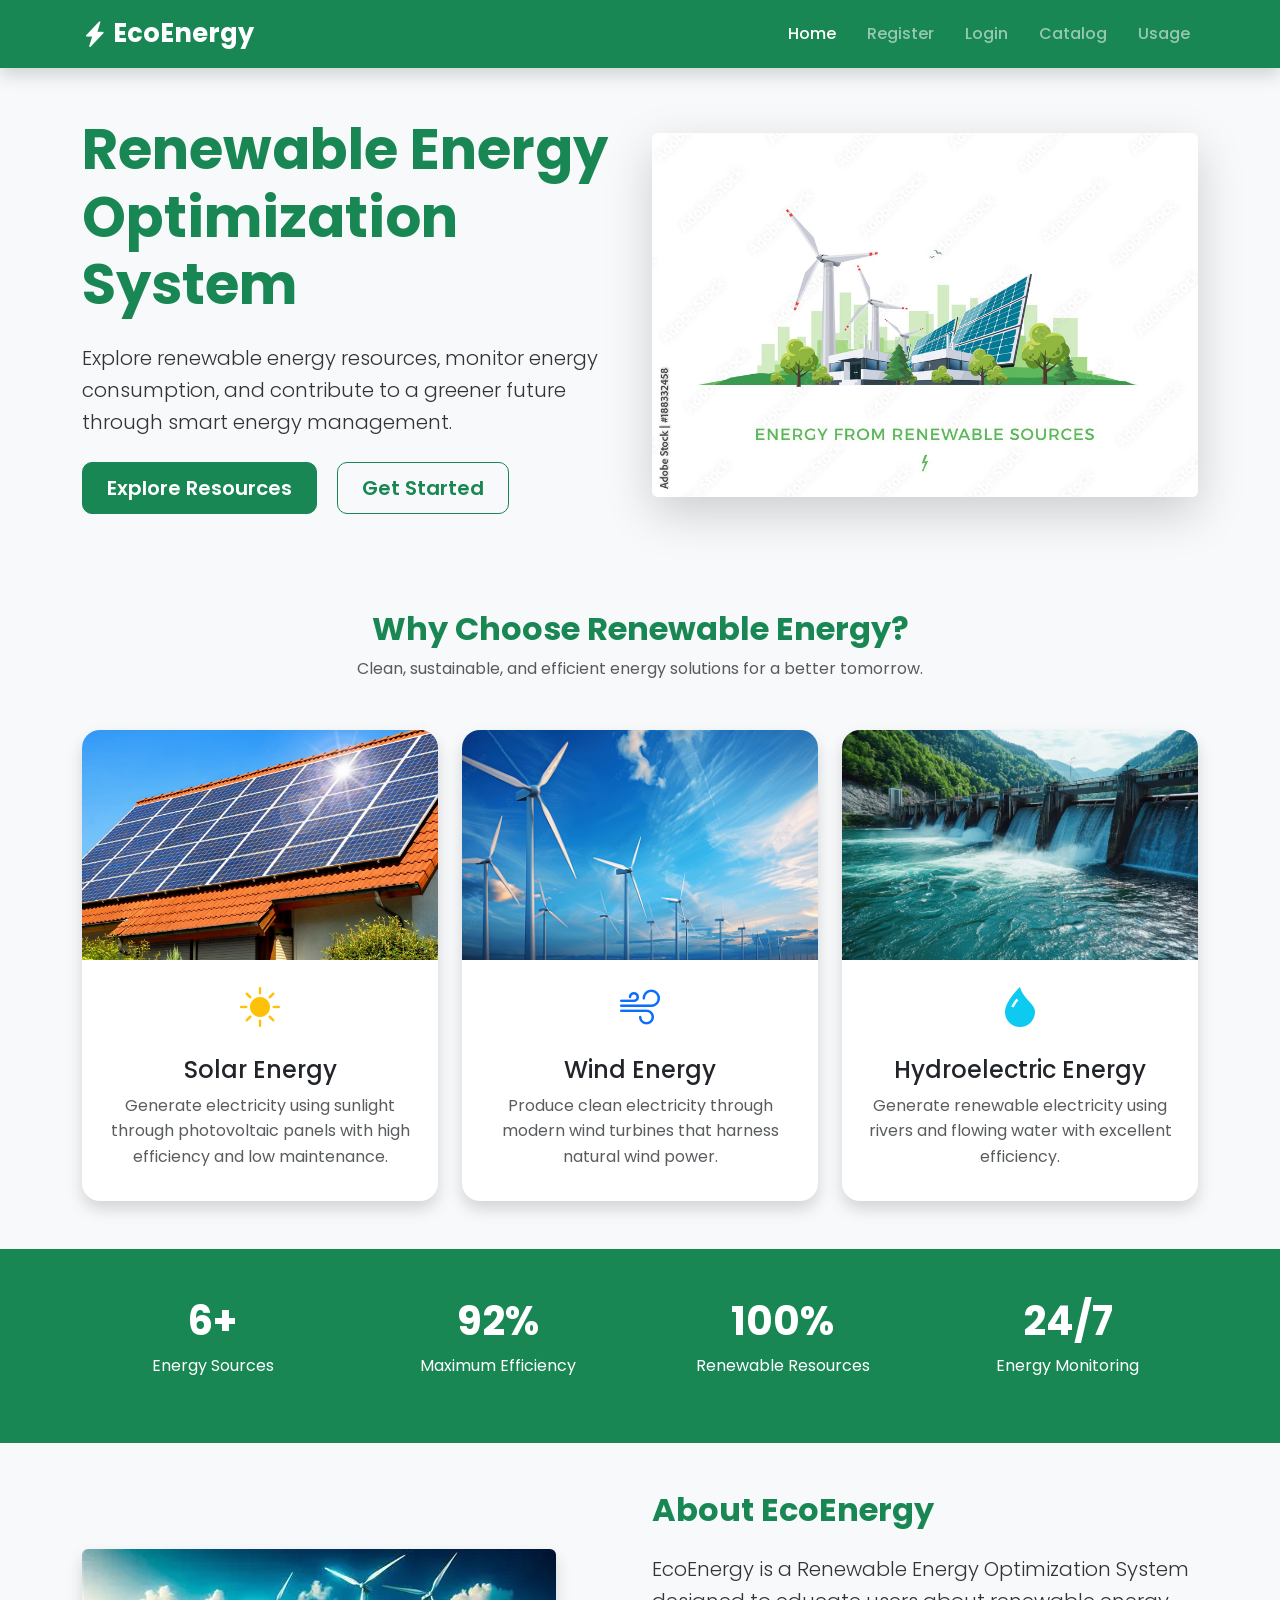
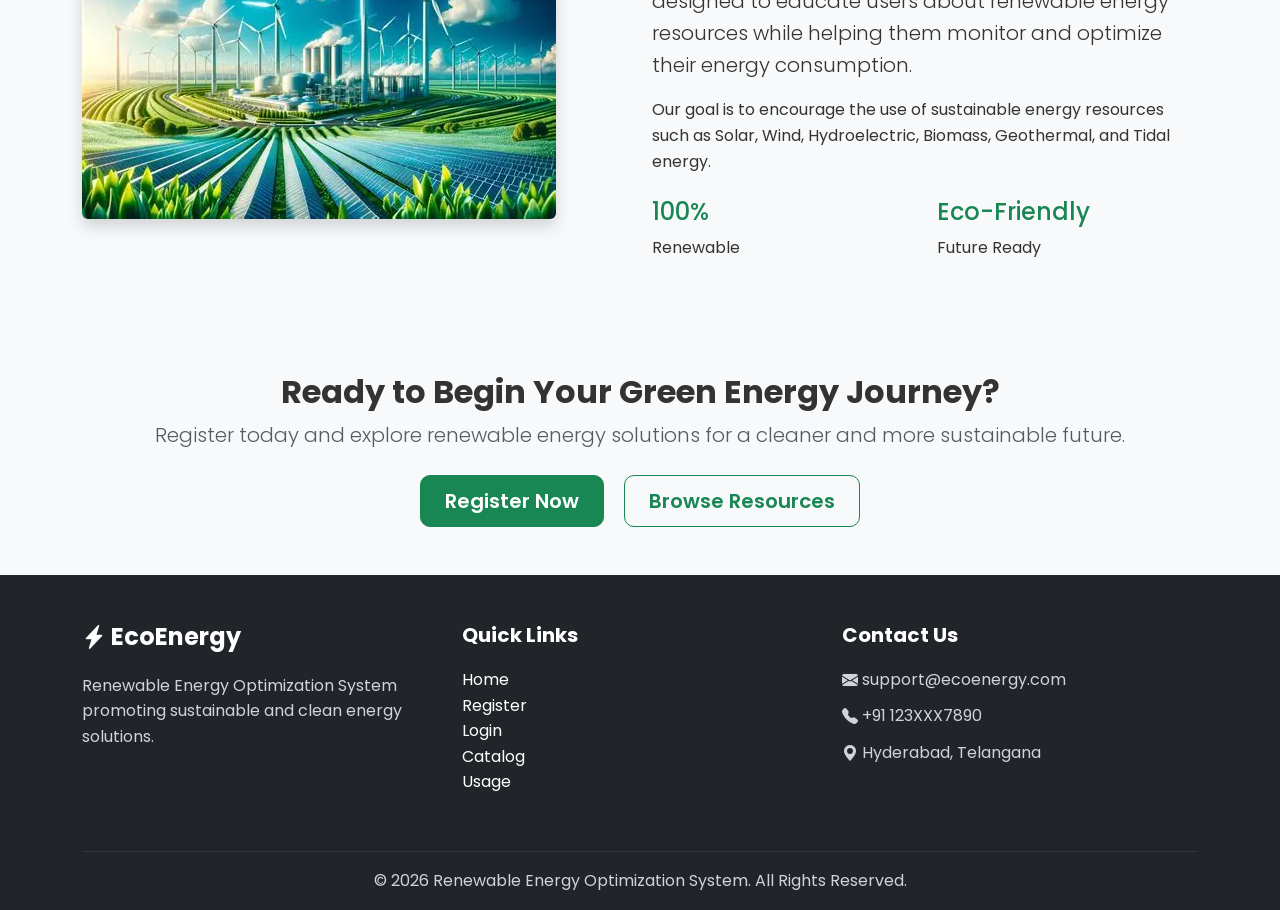
<file: index.html>
<!DOCTYPE html>
<html lang="en">

<head>
    <meta charset="UTF-8">
    <meta name="viewport" content="width=device-width, initial-scale=1.0">
    <title>Renewable Energy Optimization System</title>

    <!-- Bootstrap CSS -->
    <link href="https://cdn.jsdelivr.net/npm/bootstrap@5.3.7/dist/css/bootstrap.min.css" rel="stylesheet">

    <!-- Bootstrap Icons -->
    <link rel="stylesheet"
        href="https://cdn.jsdelivr.net/npm/bootstrap-icons@1.13.1/font/bootstrap-icons.min.css">

    <!-- Custom CSS -->
    <link rel="stylesheet" href="css/style.css">
</head>

<body>

<!-- ================= NAVBAR ================= -->

<nav class="navbar navbar-expand-lg navbar-dark bg-success shadow sticky-top">

    <div class="container">

        <a class="navbar-brand fw-bold" href="index.html">
            <i class="bi bi-lightning-charge-fill"></i>
            EcoEnergy
        </a>

        <button class="navbar-toggler"
                type="button"
                data-bs-toggle="collapse"
                data-bs-target="#navbarNav">

            <span class="navbar-toggler-icon"></span>

        </button>

        <div class="collapse navbar-collapse"
             id="navbarNav">

            <ul class="navbar-nav ms-auto">

                <li class="nav-item">

                    <a class="nav-link active"
                       href="index.html">

                        Home

                    </a>

                </li>

                <li class="nav-item">

                    <a class="nav-link"
                       href="register.html">

                        Register

                    </a>

                </li>

                <li class="nav-item">

                    <a class="nav-link"
                       href="login.html">

                        Login

                    </a>

                </li>

                <li class="nav-item">

                    <a class="nav-link"
                       href="catalog.html">

                        Catalog

                    </a>

                </li>

                <li class="nav-item">

                    <a class="nav-link"
                       href="usage.html">

                        Usage

                    </a>

                </li>

            </ul>

        </div>

    </div>

</nav>

<!-- ================= HERO ================= -->

<section class="bg-light py-5">

    <div class="container">

        <div class="row align-items-center">

            <div class="col-lg-6">

                <h1 class="display-4 fw-bold text-success">

                    Renewable Energy
                    Optimization System

                </h1>

                <p class="lead mt-4">

                    Explore renewable energy resources,
                    monitor energy consumption,
                    and contribute to a greener
                    future through smart energy
                    management.

                </p>

                <div class="mt-4">

                    <a href="catalog.html"
                       class="btn btn-success btn-lg me-3">

                        Explore Resources

                    </a>

                    <a href="register.html"
                       class="btn btn-outline-success btn-lg">

                        Get Started

                    </a>

                </div>

            </div>

            <div class="col-lg-6 text-center">

                <img src="images/renewable.jpg"
                     class="img-fluid rounded shadow-lg"
                     alt="Renewable Energy">

            </div>

        </div>

    </div>

</section>
<!-- ================= FEATURES ================= -->

<section class="py-5">

    <div class="container">

        <div class="text-center mb-5">

            <h2 class="fw-bold text-success">
                Why Choose Renewable Energy?
            </h2>

            <p class="text-muted">
                Clean, sustainable, and efficient energy solutions for a better tomorrow.
            </p>

        </div>

        <div class="row g-4">

            <div class="col-md-4">

                <div class="card h-100 shadow border-0">

                    <img src="images/solar.jpg"
                         class="card-img-top"
                         alt="Solar Energy">

                    <div class="card-body text-center">

                        <i class="bi bi-sun-fill text-warning fs-1"></i>

                        <h4 class="mt-3">
                            Solar Energy
                        </h4>

                        <p class="text-muted">

                            Generate electricity using sunlight through
                            photovoltaic panels with high efficiency
                            and low maintenance.

                        </p>

                    </div>

                </div>

            </div>

            <div class="col-md-4">

                <div class="card h-100 shadow border-0">

                    <img src="images/wind.jpg"
                         class="card-img-top"
                         alt="Wind Energy">

                    <div class="card-body text-center">

                        <i class="bi bi-wind text-primary fs-1"></i>

                        <h4 class="mt-3">
                            Wind Energy
                        </h4>

                        <p class="text-muted">

                            Produce clean electricity through
                            modern wind turbines that harness
                            natural wind power.

                        </p>

                    </div>

                </div>

            </div>

            <div class="col-md-4">

                <div class="card h-100 shadow border-0">

                    <img src="images/hydro.jpg"
                         class="card-img-top"
                         alt="Hydro Energy">

                    <div class="card-body text-center">

                        <i class="bi bi-droplet-fill text-info fs-1"></i>

                        <h4 class="mt-3">
                            Hydroelectric Energy
                        </h4>

                        <p class="text-muted">

                            Generate renewable electricity
                            using rivers and flowing water
                            with excellent efficiency.

                        </p>

                    </div>

                </div>

            </div>

        </div>

    </div>

</section>


<!-- ================= STATISTICS ================= -->

<section class="bg-success text-white py-5">

    <div class="container">

        <div class="row text-center g-4">

            <div class="col-6 col-lg-3">

                <h1 class="fw-bold">
                    6+
                </h1>

                <p>
                    Energy Sources
                </p>

            </div>

            <div class="col-6 col-lg-3">

                <h1 class="fw-bold">
                    92%
                </h1>

                <p>
                    Maximum Efficiency
                </p>

            </div>

            <div class="col-6 col-lg-3">

                <h1 class="fw-bold">
                    100%
                </h1>

                <p>
                    Renewable Resources
                </p>

            </div>

            <div class="col-6 col-lg-3">

                <h1 class="fw-bold">
                    24/7
                </h1>

                <p>
                    Energy Monitoring
                </p>

            </div>

        </div>

    </div>

</section>
<!-- ================= ABOUT ================= -->

<section class="py-5 bg-light">

    <div class="container">

        <div class="row align-items-center">

            <div class="col-lg-6">

                <img src="images/green-energy.webp"
                     class="img-fluid rounded shadow"
                     alt="Green Energy">

            </div>

            <div class="col-lg-6">

                <h2 class="fw-bold text-success mb-4">

                    About EcoEnergy

                </h2>

                <p class="lead">

                    EcoEnergy is a Renewable Energy Optimization System
                    designed to educate users about renewable energy
                    resources while helping them monitor and optimize
                    their energy consumption.

                </p>

                <p>

                    Our goal is to encourage the use of sustainable
                    energy resources such as Solar, Wind,
                    Hydroelectric, Biomass, Geothermal,
                    and Tidal energy.

                </p>

                <div class="row mt-4">

                    <div class="col-6">

                        <h4 class="text-success">
                            100%
                        </h4>

                        <p>Renewable</p>

                    </div>

                    <div class="col-6">

                        <h4 class="text-success">
                            Eco-Friendly
                        </h4>

                        <p>Future Ready</p>

                    </div>

                </div>

            </div>

        </div>

    </div>

</section>

<!-- ================= CALL TO ACTION ================= -->

<section class="py-5 text-center">

    <div class="container">

        <h2 class="fw-bold">

            Ready to Begin Your Green Energy Journey?

        </h2>

        <p class="lead text-muted mb-4">

            Register today and explore renewable energy
            solutions for a cleaner and more sustainable future.

        </p>

        <a href="register.html"
           class="btn btn-success btn-lg me-3">

            Register Now

        </a>

        <a href="catalog.html"
           class="btn btn-outline-success btn-lg">

            Browse Resources

        </a>

    </div>

</section>

<!-- ================= FOOTER ================= -->

<footer class="bg-dark text-white pt-5 pb-3">

    <div class="container">

        <div class="row">

            <div class="col-md-4 mb-4">

                <h4 class="fw-bold">

                    <i class="bi bi-lightning-charge-fill"></i>

                    EcoEnergy

                </h4>

                <p>

                    Renewable Energy Optimization System
                    promoting sustainable and clean
                    energy solutions.

                </p>

            </div>

            <div class="col-md-4 mb-4">

                <h5>

                    Quick Links

                </h5>

                <ul class="list-unstyled">

                    <li><a href="index.html" class="text-white text-decoration-none">Home</a></li>

                    <li><a href="register.html" class="text-white text-decoration-none">Register</a></li>

                    <li><a href="login.html" class="text-white text-decoration-none">Login</a></li>

                    <li><a href="catalog.html" class="text-white text-decoration-none">Catalog</a></li>

                    <li><a href="usage.html" class="text-white text-decoration-none">Usage</a></li>

                </ul>

            </div>

            <div class="col-md-4 mb-4">

                <h5>

                    Contact Us

                </h5>

                <p>

                    <i class="bi bi-envelope-fill"></i>

                    support@ecoenergy.com

                </p>

                <p>

                    <i class="bi bi-telephone-fill"></i>

                    +91 123XXX7890

                </p>

                <p>

                    <i class="bi bi-geo-alt-fill"></i>

                    Hyderabad, Telangana

                </p>

            </div>

        </div>

        <hr class="border-secondary">

        <div class="text-center">

            <p class="mb-0">

                © 2026 Renewable Energy Optimization System.
                All Rights Reserved.

            </p>

        </div>

    </div>

</footer>

<!-- Bootstrap JS -->

<script src="https://cdn.jsdelivr.net/npm/bootstrap@5.3.7/dist/js/bootstrap.bundle.min.js"></script>

<!-- Custom JS -->

<script src="js/script.js"></script>

</body>

</html>
</file>
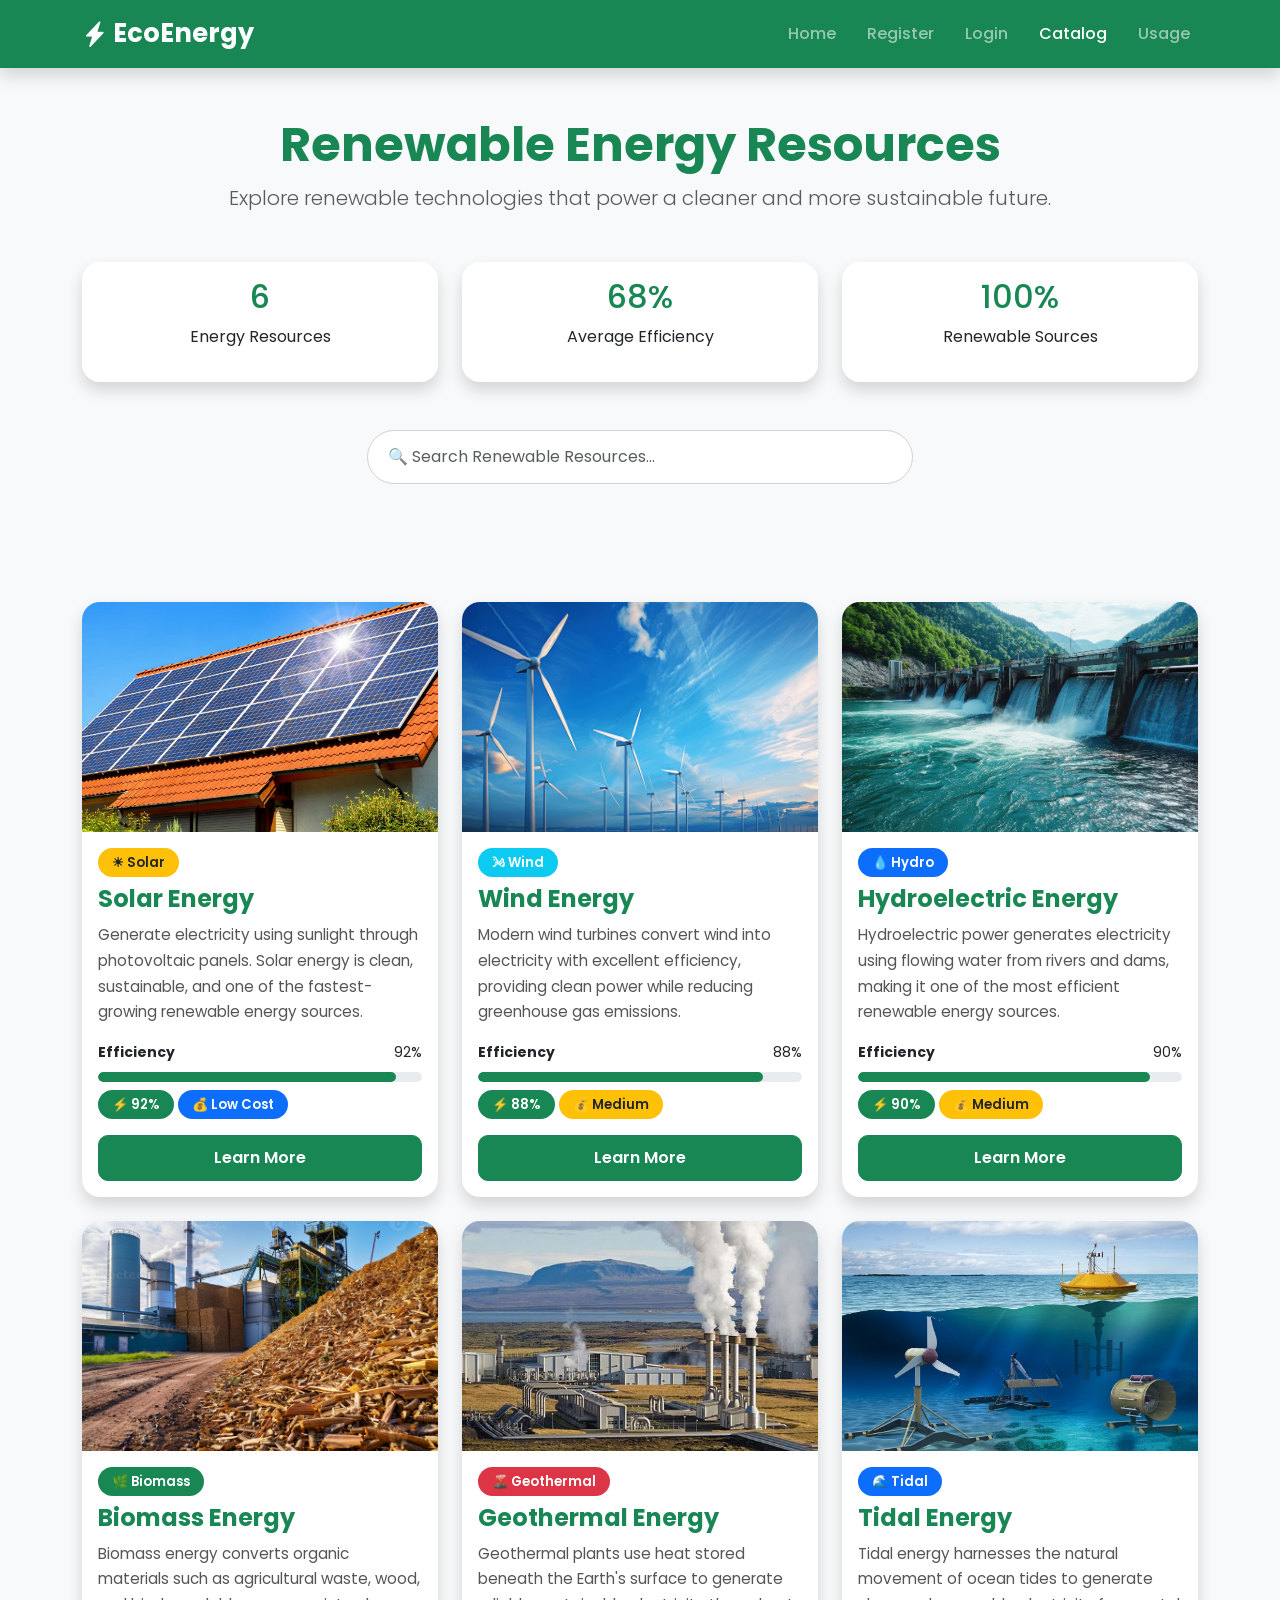
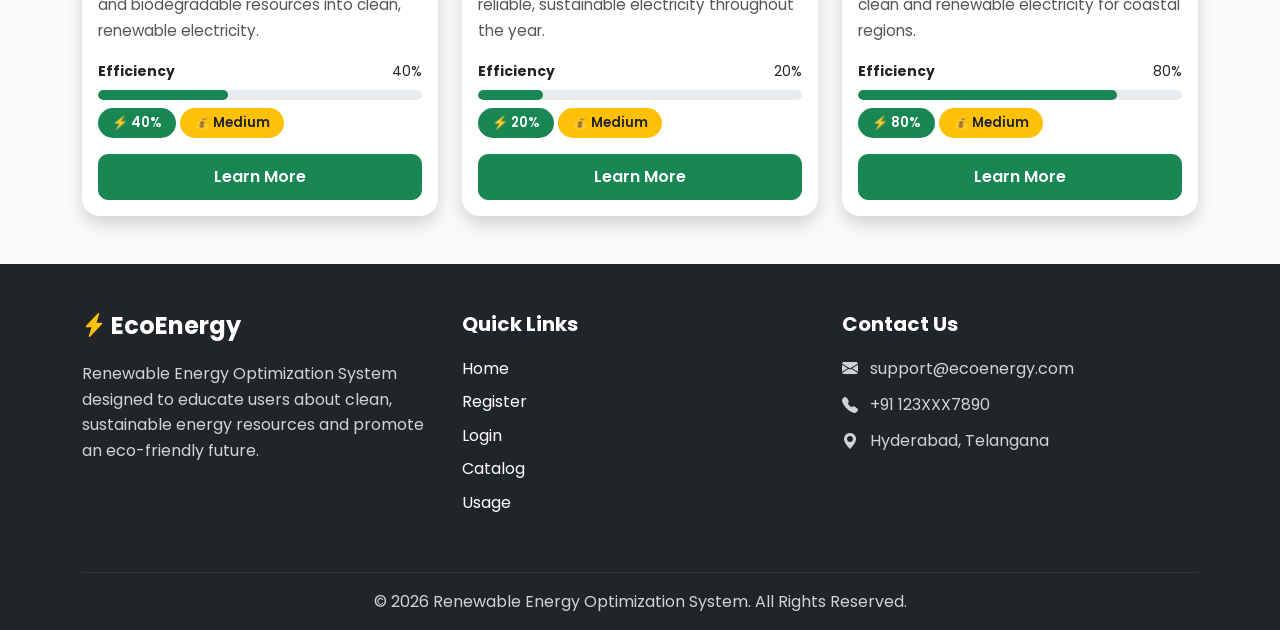
<file: catalog.html>
<!DOCTYPE html>
<html lang="en">
<head>

    <meta charset="UTF-8">

    <meta name="viewport"
          content="width=device-width, initial-scale=1.0">

    <title>Energy Resource Catalog</title>

    <!-- Bootstrap CSS -->

    <link href="https://cdn.jsdelivr.net/npm/bootstrap@5.3.7/dist/css/bootstrap.min.css"
          rel="stylesheet">

    <!-- Bootstrap Icons -->

    <link rel="stylesheet"
          href="https://cdn.jsdelivr.net/npm/bootstrap-icons@1.13.1/font/bootstrap-icons.min.css">

    <!-- Custom CSS -->

    <link rel="stylesheet"
          href="css/style.css">

</head>

<body>

<!-- ================= NAVBAR ================= -->

<nav class="navbar navbar-expand-lg navbar-dark bg-success shadow sticky-top">

    <div class="container">

        <a class="navbar-brand fw-bold"
           href="index.html">

            <i class="bi bi-lightning-charge-fill"></i>

            EcoEnergy

        </a>

        <button class="navbar-toggler"
                type="button"
                data-bs-toggle="collapse"
                data-bs-target="#navbarNav">

            <span class="navbar-toggler-icon"></span>

        </button>

        <div class="collapse navbar-collapse"
             id="navbarNav">

            <ul class="navbar-nav ms-auto">

                <li class="nav-item">
                    <a class="nav-link" href="index.html">Home</a>
                </li>

                <li class="nav-item">
                    <a class="nav-link" href="register.html">Register</a>
                </li>

                <li class="nav-item">
                    <a class="nav-link" href="login.html">Login</a>
                </li>

                <li class="nav-item">
                    <a class="nav-link active" href="catalog.html">Catalog</a>
                </li>

                <li class="nav-item">
                    <a class="nav-link" href="usage.html">Usage</a>
                </li>

            </ul>

        </div>

    </div>

</nav>

<!-- ================= PAGE HEADER ================= -->

<section class="py-5 bg-light">

<div class="container text-center">

<h1 class="display-5 fw-bold text-success">

Renewable Energy Resources

</h1>

<p class="lead text-muted">

Explore renewable technologies that power
a cleaner and more sustainable future.

</p>

<div class="row mt-5 text-center">

<div class="col-md-4">

<div class="card shadow border-0">

<div class="card-body">

<h2 class="text-success">

6

</h2>

<p>

Energy Resources

</p>

</div>

</div>

</div>

<div class="col-md-4">

<div class="card shadow border-0">

<div class="card-body">

<h2 class="text-success">

68%

</h2>

<p>

Average Efficiency

</p>

</div>

</div>

</div>

<div class="col-md-4">

<div class="card shadow border-0">

<div class="card-body">

<h2 class="text-success">

100%

</h2>

<p>

Renewable Sources

</p>

</div>

</div>

</div>

</div>

<!-- Search -->

<div class="row justify-content-center mt-5">

<div class="col-lg-6">

<input

type="text"

class="form-control form-control-lg"

id="searchBox"

placeholder="🔍 Search Renewable Resources...">

</div>

</div>

</div>

</section>

<!-- ================= RESOURCE CARDS ================= -->

<section class="pb-5">

<div class="container">

<div class="row g-4">

<!-- ================= SOLAR ================= -->

<div class="col-lg-4 col-md-6">

    <div class="card h-100 shadow border-0">

        <img src="images/solar.jpg"
             class="card-img-top"
             alt="Solar Energy">

        <div class="card-body d-flex flex-column">

            <span class="badge bg-warning text-dark mb-2 align-self-start">

                ☀ Solar

            </span>

            <h4 class="card-title text-success">

                Solar Energy

            </h4>

            <p class="card-text">

                Generate electricity using sunlight through photovoltaic
                panels. Solar energy is clean, sustainable,
                and one of the fastest-growing renewable
                energy sources.

            </p>

            <div class="d-flex justify-content-between">

                <small class="fw-bold">

                    Efficiency

                </small>

                <small>

                    92%

                </small>

            </div>

            <div class="progress my-2">

                <div class="progress-bar bg-success"
                     style="width:92%">

                </div>

            </div>

            <div class="mb-3">

                <span class="badge bg-success">

                    ⚡ 92%

                </span>

                <span class="badge bg-primary">

                    💰 Low Cost

                </span>

            </div>

            <a href="#"
               class="btn btn-success mt-auto">

                Learn More

            </a>

        </div>

    </div>

</div>


<!-- ================= WIND ================= -->

<div class="col-lg-4 col-md-6">

    <div class="card h-100 shadow border-0">

        <img src="images/wind.jpg"
             class="card-img-top"
             alt="Wind Energy">

        <div class="card-body d-flex flex-column">

            <span class="badge bg-info mb-2 align-self-start">

                🌬 Wind

            </span>

            <h4 class="card-title text-success">

                Wind Energy

            </h4>

            <p class="card-text">

                Modern wind turbines convert wind into
                electricity with excellent efficiency,
                providing clean power while reducing
                greenhouse gas emissions.

            </p>

            <div class="d-flex justify-content-between">

                <small class="fw-bold">

                    Efficiency

                </small>

                <small>

                    88%

                </small>

            </div>

            <div class="progress my-2">

                <div class="progress-bar bg-success"
                     style="width:88%">

                </div>

            </div>

            <div class="mb-3">

                <span class="badge bg-success">

                    ⚡ 88%

                </span>

                <span class="badge bg-warning text-dark">

                    💰 Medium

                </span>

            </div>

            <a href="#"
               class="btn btn-success mt-auto">

                Learn More

            </a>

        </div>

    </div>

</div>


<!-- ================= HYDRO ================= -->

<div class="col-lg-4 col-md-6">

    <div class="card h-100 shadow border-0">

        <img src="images/hydro.jpg"
             class="card-img-top"
             alt="Hydroelectric Energy">

        <div class="card-body d-flex flex-column">

            <span class="badge bg-primary mb-2 align-self-start">

                💧 Hydro

            </span>

            <h4 class="card-title text-success">

                Hydroelectric Energy

            </h4>

            <p class="card-text">

                Hydroelectric power generates electricity
                using flowing water from rivers and dams,
                making it one of the most efficient
                renewable energy sources.

            </p>

            <div class="d-flex justify-content-between">

                <small class="fw-bold">

                    Efficiency

                </small>

                <small>

                    90%

                </small>

            </div>

            <div class="progress my-2">

                <div class="progress-bar bg-success"
                     style="width:90%">

                </div>

            </div>

            <div class="mb-3">

                <span class="badge bg-success">

                    ⚡ 90%

                </span>

                <span class="badge bg-warning text-dark">

                    💰 Medium

                </span>

            </div>

            <a href="#"
               class="btn btn-success mt-auto">

                Learn More

            </a>

        </div>

    </div>

</div>

<!-- ================= BIOMASS ================= -->

<div class="col-lg-4 col-md-6">

    <div class="card h-100 shadow border-0">

        <img src="images/biomass.jpg"
             class="card-img-top"
             alt="Biomass Energy">

        <div class="card-body d-flex flex-column">

            <span class="badge bg-success mb-2 align-self-start">

                🌿 Biomass

            </span>

            <h4 class="card-title text-success">

                Biomass Energy

            </h4>

            <p class="card-text">

                Biomass energy converts organic materials
                such as agricultural waste, wood, and
                biodegradable resources into clean,
                renewable electricity.

            </p>

            <div class="d-flex justify-content-between">

                <small class="fw-bold">Efficiency</small>

                <small>40%</small>

            </div>

            <div class="progress my-2">

                <div class="progress-bar bg-success"
                     style="width:40%"></div>

            </div>

            <div class="mb-3">

                <span class="badge bg-success">

                    ⚡ 40%

                </span>

                <span class="badge bg-warning text-dark">

                    💰 Medium

                </span>

            </div>

            <a href="#"
               class="btn btn-success mt-auto">

                Learn More

            </a>

        </div>

    </div>

</div>

<!-- ================= GEOTHERMAL ================= -->

<div class="col-lg-4 col-md-6">

    <div class="card h-100 shadow border-0">

        <img src="images/geothermal.jpg"
             class="card-img-top"
             alt="Geothermal Energy">

        <div class="card-body d-flex flex-column">

            <span class="badge bg-danger mb-2 align-self-start">

                🌋 Geothermal

            </span>

            <h4 class="card-title text-success">

                Geothermal Energy

            </h4>

            <p class="card-text">

                Geothermal plants use heat stored beneath
                the Earth's surface to generate reliable,
                sustainable electricity throughout the year.

            </p>

            <div class="d-flex justify-content-between">

                <small class="fw-bold">Efficiency</small>

                <small>20%</small>

            </div>

            <div class="progress my-2">

                <div class="progress-bar bg-success"
                     style="width:20%"></div>

            </div>

            <div class="mb-3">

                <span class="badge bg-success">

                    ⚡ 20%

                </span>

                <span class="badge bg-warning text-dark">

                    💰 Medium

                </span>

            </div>

            <a href="#"
               class="btn btn-success mt-auto">

                Learn More

            </a>

        </div>

    </div>

</div>

<!-- ================= TIDAL ================= -->

<div class="col-lg-4 col-md-6">

    <div class="card h-100 shadow border-0">

        <img src="images/tidal.jpg"
             class="card-img-top"
             alt="Tidal Energy">

        <div class="card-body d-flex flex-column">

            <span class="badge bg-primary mb-2 align-self-start">

                🌊 Tidal

            </span>

            <h4 class="card-title text-success">

                Tidal Energy

            </h4>

            <p class="card-text">

                Tidal energy harnesses the natural movement
                of ocean tides to generate clean and
                renewable electricity for coastal regions.

            </p>

            <div class="d-flex justify-content-between">

                <small class="fw-bold">Efficiency</small>

                <small>80%</small>

            </div>

            <div class="progress my-2">

                <div class="progress-bar bg-success"
                     style="width:80%"></div>

            </div>

            <div class="mb-3">

                <span class="badge bg-success">

                    ⚡ 80%

                </span>

                <span class="badge bg-warning text-dark">

                    💰 Medium

                </span>

            </div>

            <a href="#"
               class="btn btn-success mt-auto">

                Learn More

            </a>

        </div>

    </div>

</div>

</div>

</div>

</section>

<!-- ================= FOOTER ================= -->

<footer class="bg-dark text-white pt-5 pb-3">

    <div class="container">

        <div class="row">

            <!-- About -->

            <div class="col-lg-4 col-md-6 mb-4">

                <h4 class="fw-bold">

                    <i class="bi bi-lightning-charge-fill text-warning"></i>

                    EcoEnergy

                </h4>

                <p>

                    Renewable Energy Optimization System
                    designed to educate users about clean,
                    sustainable energy resources and promote
                    an eco-friendly future.

                </p>

            </div>

            <!-- Quick Links -->

            <div class="col-lg-4 col-md-6 mb-4">

                <h5 class="fw-bold">

                    Quick Links

                </h5>

                <ul class="list-unstyled">

                    <li class="mb-2">
                        <a href="index.html"
                           class="text-white text-decoration-none">

                            Home

                        </a>
                    </li>

                    <li class="mb-2">
                        <a href="register.html"
                           class="text-white text-decoration-none">

                            Register

                        </a>
                    </li>

                    <li class="mb-2">
                        <a href="login.html"
                           class="text-white text-decoration-none">

                            Login

                        </a>
                    </li>

                    <li class="mb-2">
                        <a href="catalog.html"
                           class="text-white text-decoration-none">

                            Catalog

                        </a>
                    </li>

                    <li class="mb-2">
                        <a href="usage.html"
                           class="text-white text-decoration-none">

                            Usage

                        </a>
                    </li>

                </ul>

            </div>

            <!-- Contact -->

            <div class="col-lg-4 col-md-12 mb-4">

                <h5 class="fw-bold">

                    Contact Us

                </h5>

                <p>

                    <i class="bi bi-envelope-fill me-2"></i>

                    support@ecoenergy.com

                </p>

                <p>

                    <i class="bi bi-telephone-fill me-2"></i>

                    +91 123XXX7890

                </p>

                <p>

                    <i class="bi bi-geo-alt-fill me-2"></i>

                    Hyderabad, Telangana

                </p>

            </div>

        </div>

        <hr class="border-secondary">

        <div class="text-center">

            <p class="mb-0">

                © 2026 Renewable Energy Optimization System.
                All Rights Reserved.

            </p>

        </div>

    </div>

</footer>

<!-- Bootstrap JS -->

<script src="https://cdn.jsdelivr.net/npm/bootstrap@5.3.7/dist/js/bootstrap.bundle.min.js"></script>

<!-- Custom JavaScript -->

<script src="js/script.js"></script>

</body>

</html>
</file>
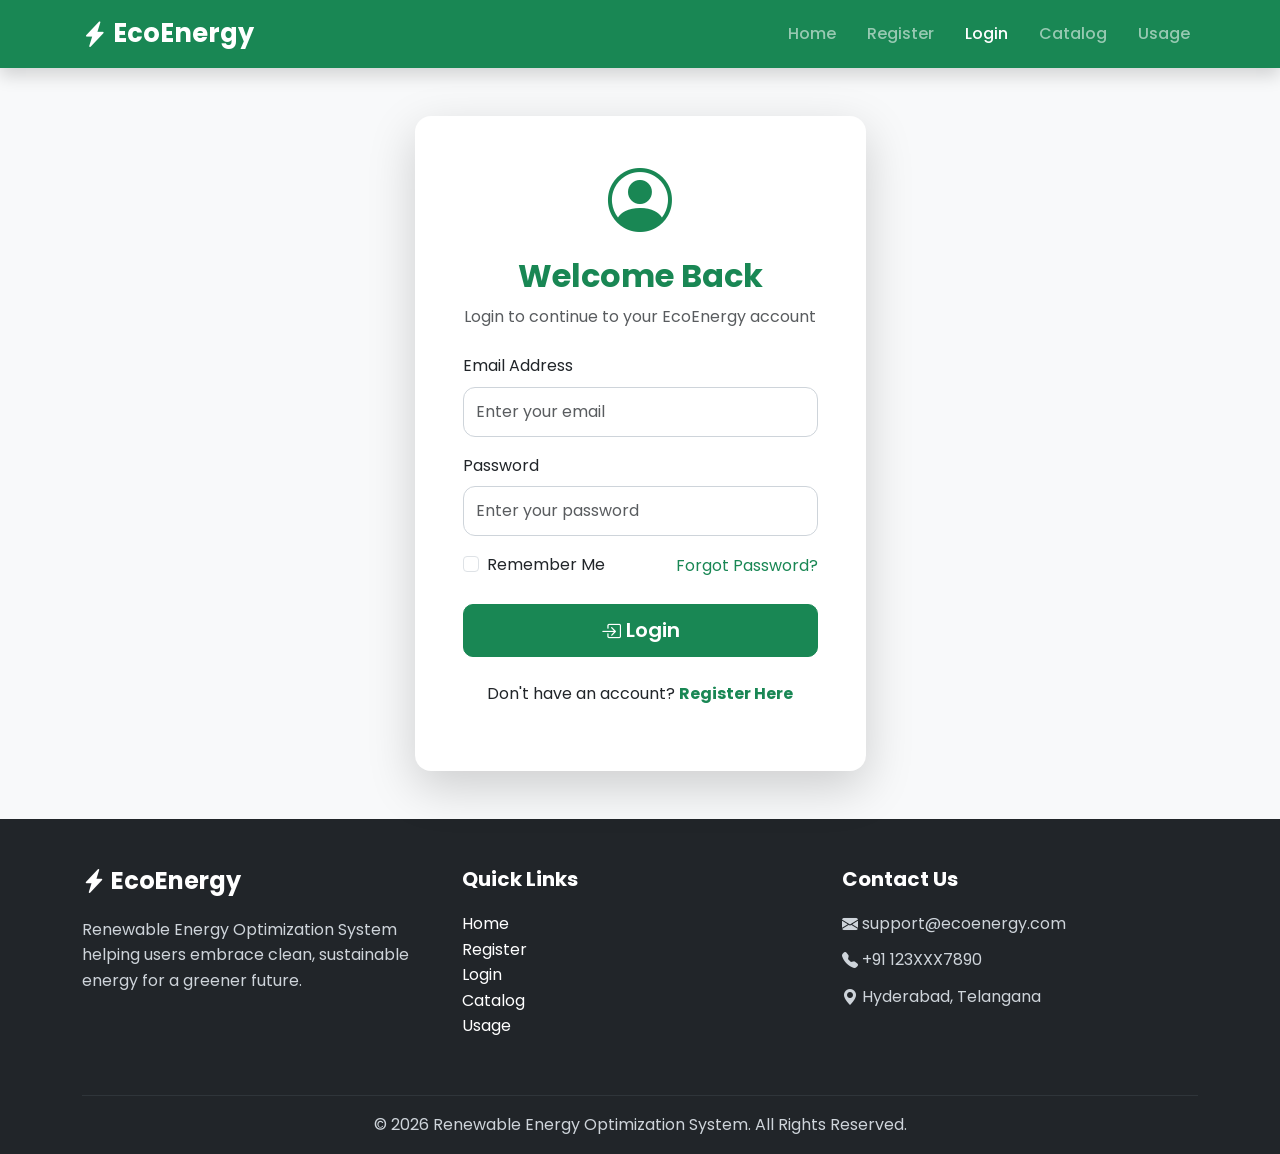
<file: login.html>
<!DOCTYPE html>
<html lang="en">

<head>

    <meta charset="UTF-8">

    <meta name="viewport"
          content="width=device-width, initial-scale=1.0">

    <title>Consumer Login</title>

    <!-- Bootstrap CSS -->

    <link href="https://cdn.jsdelivr.net/npm/bootstrap@5.3.7/dist/css/bootstrap.min.css"
          rel="stylesheet">

    <!-- Bootstrap Icons -->

    <link rel="stylesheet"
          href="https://cdn.jsdelivr.net/npm/bootstrap-icons@1.13.1/font/bootstrap-icons.min.css">

    <!-- Custom CSS -->

    <link rel="stylesheet"
          href="css/style.css">

</head>

<body>

<!-- ================= NAVBAR ================= -->

<nav class="navbar navbar-expand-lg navbar-dark bg-success shadow">

    <div class="container">

        <a class="navbar-brand fw-bold"
           href="index.html">

            <i class="bi bi-lightning-charge-fill"></i>

            EcoEnergy

        </a>

        <button class="navbar-toggler"
                type="button"
                data-bs-toggle="collapse"
                data-bs-target="#navbarNav">

            <span class="navbar-toggler-icon"></span>

        </button>

        <div class="collapse navbar-collapse"
             id="navbarNav">

            <ul class="navbar-nav ms-auto">

                <li class="nav-item">

                    <a class="nav-link"
                       href="index.html">

                        Home

                    </a>

                </li>

                <li class="nav-item">

                    <a class="nav-link"
                       href="register.html">

                        Register

                    </a>

                </li>

                <li class="nav-item">

                    <a class="nav-link active"
                       href="login.html">

                        Login

                    </a>

                </li>

                <li class="nav-item">

                    <a class="nav-link"
                       href="catalog.html">

                        Catalog

                    </a>

                </li>

                <li class="nav-item">

                    <a class="nav-link"
                       href="usage.html">

                        Usage

                    </a>

                </li>

            </ul>

        </div>

    </div>

</nav>

<!-- ================= LOGIN SECTION ================= -->

<section class="py-5 bg-light">

    <div class="container">

        <div class="row justify-content-center">

            <div class="col-lg-5 col-md-7">

                <div class="card shadow-lg border-0 rounded-4">

                    <div class="card-body p-5">

                        <div class="text-center mb-4">

                            <i class="bi bi-person-circle text-success display-3"></i>

                            <h2 class="fw-bold text-success mt-3">

                                Welcome Back

                            </h2>

                            <p class="text-muted">

                                Login to continue to your EcoEnergy account

                            </p>

                        </div>

                        <!-- Login Form -->

                        <form id="loginForm">

                            <div class="mb-3">

                                <label class="form-label">

                                    Email Address

                                </label>

                                <input
                                    type="email"
                                    id="loginEmail"
                                    class="form-control"
                                    placeholder="Enter your email"
                                    required>

                            </div>

                            <div class="mb-3">

                                <label class="form-label">

                                    Password

                                </label>

                                <input
                                    type="password"
                                    id="loginPassword"
                                    class="form-control"
                                    placeholder="Enter your password"
                                    required>

                            </div>

                            <div class="d-flex justify-content-between align-items-center mb-4">

                                <div class="form-check">

                                    <input
                                        class="form-check-input"
                                        type="checkbox"
                                        id="remember">

                                    <label class="form-check-label"
                                           for="remember">

                                        Remember Me

                                    </label>

                                </div>

                                <a href="#"
                                   class="text-success text-decoration-none">

                                    Forgot Password?

                                </a>

                            </div>

                            <div class="d-grid">

                                <button
                                    type="submit"
                                    class="btn btn-success btn-lg">

                                    <i class="bi bi-box-arrow-in-right"></i>

                                    Login

                                </button>

                            </div>

                            <div class="text-center mt-4">

                                <p>

                                    Don't have an account?

                                    <a href="register.html"
                                       class="text-success fw-bold text-decoration-none">

                                        Register Here

                                    </a>

                                </p>

                            </div>

                        </form>

                    </div>

                </div>

            </div>

        </div>

    </div>

</section>

<!-- ================= FOOTER ================= -->

<footer class="bg-dark text-white pt-5 pb-3">

    <div class="container">

        <div class="row">

            <div class="col-md-4 mb-4">

                <h4 class="fw-bold">

                    <i class="bi bi-lightning-charge-fill"></i>

                    EcoEnergy

                </h4>

                <p>

                    Renewable Energy Optimization System
                    helping users embrace clean,
                    sustainable energy for a greener future.

                </p>

            </div>

            <div class="col-md-4 mb-4">

                <h5>

                    Quick Links

                </h5>

                <ul class="list-unstyled">

                    <li>
                        <a href="index.html" class="text-white text-decoration-none">
                            Home
                        </a>
                    </li>

                    <li>
                        <a href="register.html" class="text-white text-decoration-none">
                            Register
                        </a>
                    </li>

                    <li>
                        <a href="login.html" class="text-white text-decoration-none">
                            Login
                        </a>
                    </li>

                    <li>
                        <a href="catalog.html" class="text-white text-decoration-none">
                            Catalog
                        </a>
                    </li>

                    <li>
                        <a href="usage.html" class="text-white text-decoration-none">
                            Usage
                        </a>
                    </li>

                </ul>

            </div>

            <div class="col-md-4 mb-4">

                <h5>

                    Contact Us

                </h5>

                <p>

                    <i class="bi bi-envelope-fill"></i>

                    support@ecoenergy.com

                </p>

                <p>

                    <i class="bi bi-telephone-fill"></i>

                    +91 123XXX7890

                </p>

                <p>

                    <i class="bi bi-geo-alt-fill"></i>

                    Hyderabad, Telangana

                </p>

            </div>

        </div>

        <hr class="border-secondary">

        <div class="text-center">

            <p class="mb-0">

                © 2026 Renewable Energy Optimization System.
                All Rights Reserved.

            </p>

        </div>

    </div>

</footer>

<!-- Bootstrap JavaScript -->

<script src="https://cdn.jsdelivr.net/npm/bootstrap@5.3.7/dist/js/bootstrap.bundle.min.js"></script>

<!-- Custom JavaScript -->

<script src="js/script.js"></script>

</body>

</html>
</file>
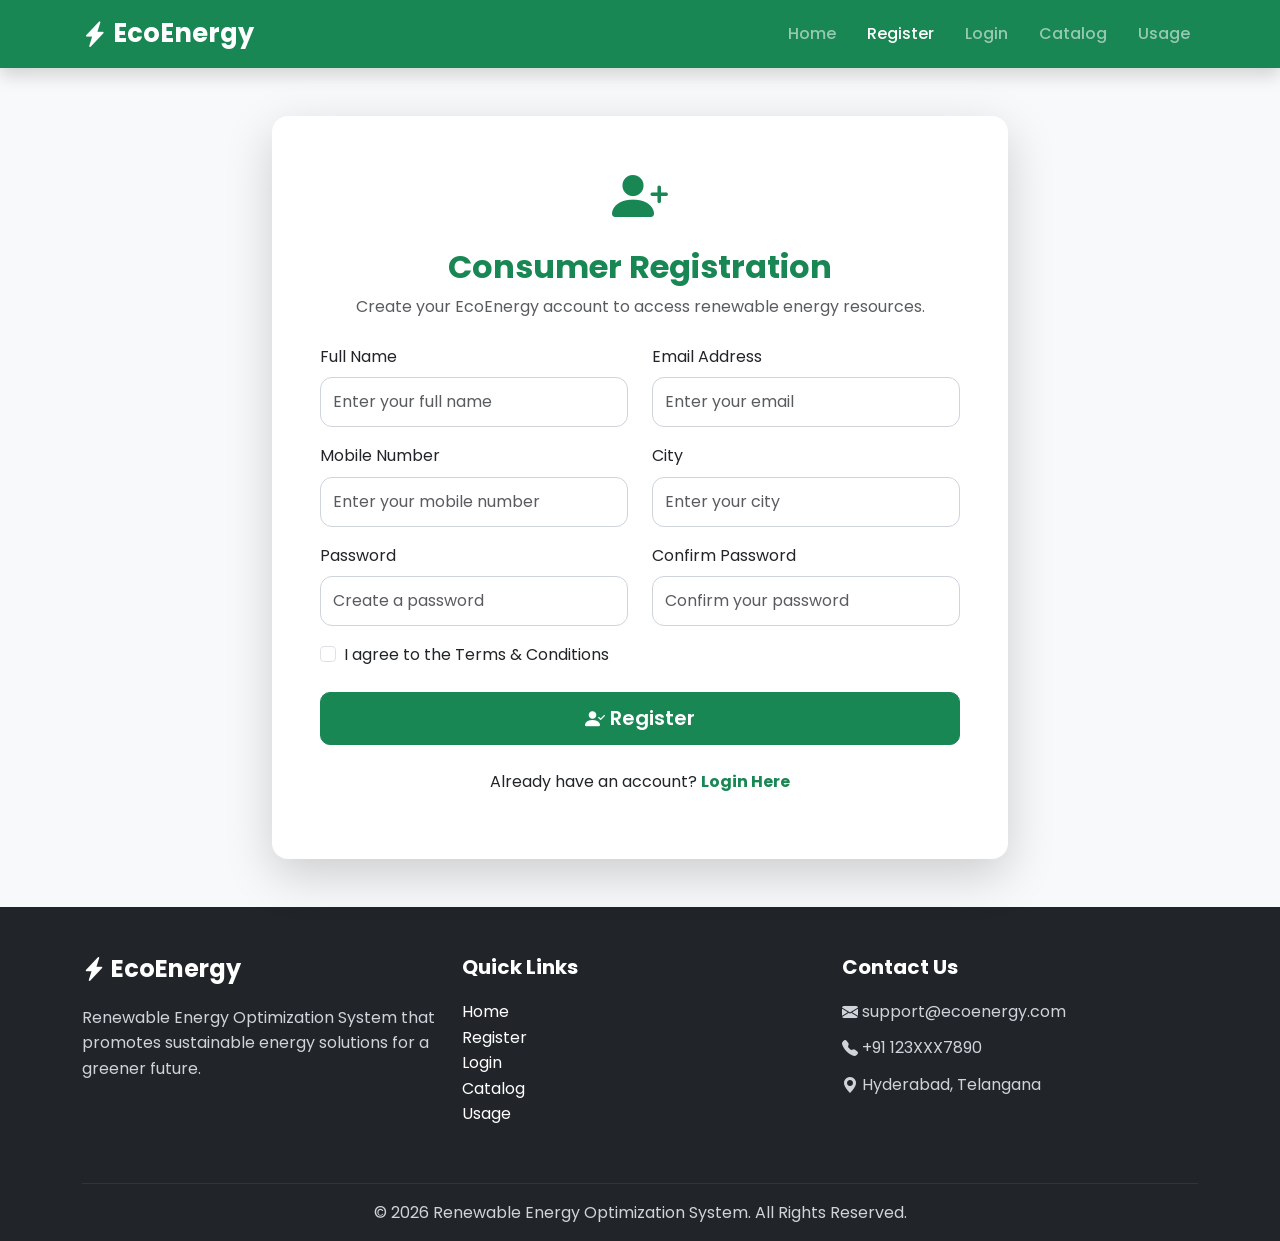
<file: register.html>
<!DOCTYPE html>
<html lang="en">

<head>

    <meta charset="UTF-8">

    <meta name="viewport"
          content="width=device-width, initial-scale=1.0">

    <title>Consumer Registration</title>

    <!-- Bootstrap CSS -->

    <link href="https://cdn.jsdelivr.net/npm/bootstrap@5.3.7/dist/css/bootstrap.min.css"
          rel="stylesheet">

    <!-- Bootstrap Icons -->

    <link rel="stylesheet"
          href="https://cdn.jsdelivr.net/npm/bootstrap-icons@1.13.1/font/bootstrap-icons.min.css">

    <!-- Custom CSS -->

    <link rel="stylesheet"
          href="css/style.css">

</head>

<body>

<!-- ================= NAVBAR ================= -->

<nav class="navbar navbar-expand-lg navbar-dark bg-success shadow">

<div class="container">

<a class="navbar-brand fw-bold"
   href="index.html">

<i class="bi bi-lightning-charge-fill"></i>

EcoEnergy

</a>

<button class="navbar-toggler"
        type="button"
        data-bs-toggle="collapse"
        data-bs-target="#navbarNav">

<span class="navbar-toggler-icon"></span>

</button>

<div class="collapse navbar-collapse"
     id="navbarNav">

<ul class="navbar-nav ms-auto">

<li class="nav-item">

<a class="nav-link"
   href="index.html">

Home

</a>

</li>

<li class="nav-item">

<a class="nav-link active"
   href="register.html">

Register

</a>

</li>

<li class="nav-item">

<a class="nav-link"
   href="login.html">

Login

</a>

</li>

<li class="nav-item">

<a class="nav-link"
   href="catalog.html">

Catalog

</a>

</li>

<li class="nav-item">

<a class="nav-link"
   href="usage.html">

Usage

</a>

</li>

</ul>

</div>

</div>

</nav>
<!-- ================= REGISTRATION FORM ================= -->

<section class="py-5 bg-light">

    <div class="container">

        <div class="row justify-content-center">

            <div class="col-lg-8">

                <div class="card shadow-lg border-0 rounded-4">

                    <div class="card-body p-5">

                        <div class="text-center mb-4">

                            <i class="bi bi-person-plus-fill text-success display-4"></i>

                            <h2 class="fw-bold text-success mt-3">

                                Consumer Registration

                            </h2>

                            <p class="text-muted">

                                Create your EcoEnergy account to access renewable energy resources.

                            </p>

                        </div>

                        <form id="registerForm">

                            <div class="row">

                                <div class="col-md-6 mb-3">

                                    <label class="form-label">

                                        Full Name

                                    </label>

                                    <input
                                        type="text"
                                        class="form-control"
                                        id="fullName"
                                        placeholder="Enter your full name"
                                        required>

                                </div>

                                <div class="col-md-6 mb-3">

                                    <label class="form-label">

                                        Email Address

                                    </label>

                                    <input
                                        type="email"
                                        class="form-control"
                                        id="email"
                                        placeholder="Enter your email"
                                        required>

                                </div>

                            </div>

                            <div class="row">

                                <div class="col-md-6 mb-3">

                                    <label class="form-label">

                                        Mobile Number

                                    </label>

                                    <input
                                        type="tel"
                                        class="form-control"
                                        id="mobile"
                                        placeholder="Enter your mobile number"
                                        required>

                                </div>

                                <div class="col-md-6 mb-3">

                                    <label class="form-label">

                                        City

                                    </label>

                                    <input
                                        type="text"
                                        class="form-control"
                                        id="city"
                                        placeholder="Enter your city"
                                        required>

                                </div>

                            </div>

                            <div class="row">

                                <div class="col-md-6 mb-3">

                                    <label class="form-label">

                                        Password

                                    </label>

                                    <input
                                        type="password"
                                        class="form-control"
                                        id="password"
                                        placeholder="Create a password"
                                        required>

                                </div>

                                <div class="col-md-6 mb-3">

                                    <label class="form-label">

                                        Confirm Password

                                    </label>

                                    <input
                                        type="password"
                                        class="form-control"
                                        id="confirmPassword"
                                        placeholder="Confirm your password"
                                        required>

                                </div>

                            </div>

                            <div class="form-check mb-4">

                                <input
                                    class="form-check-input"
                                    type="checkbox"
                                    id="terms"
                                    required>

                                <label class="form-check-label" for="terms">

                                    I agree to the Terms & Conditions

                                </label>

                            </div>

                            <div class="d-grid">

                                <button
                                    type="submit"
                                    class="btn btn-success btn-lg">

                                    <i class="bi bi-person-check-fill"></i>

                                    Register

                                </button>

                            </div>

                            <div class="text-center mt-4">

                                <p>

                                    Already have an account?

                                    <a href="login.html"
                                       class="text-success fw-bold text-decoration-none">

                                        Login Here

                                    </a>

                                </p>

                            </div>

                        </form>

                    </div>

                </div>

            </div>

        </div>

    </div>

</section>

<!-- ================= FOOTER ================= -->

<footer class="bg-dark text-white pt-5 pb-3">

    <div class="container">

        <div class="row">

            <div class="col-md-4 mb-4">

                <h4 class="fw-bold">

                    <i class="bi bi-lightning-charge-fill"></i>

                    EcoEnergy

                </h4>

                <p>

                    Renewable Energy Optimization System
                    that promotes sustainable energy
                    solutions for a greener future.

                </p>

            </div>

            <div class="col-md-4 mb-4">

                <h5>

                    Quick Links

                </h5>

                <ul class="list-unstyled">

                    <li>
                        <a href="index.html" class="text-white text-decoration-none">
                            Home
                        </a>
                    </li>

                    <li>
                        <a href="register.html" class="text-white text-decoration-none">
                            Register
                        </a>
                    </li>

                    <li>
                        <a href="login.html" class="text-white text-decoration-none">
                            Login
                        </a>
                    </li>

                    <li>
                        <a href="catalog.html" class="text-white text-decoration-none">
                            Catalog
                        </a>
                    </li>

                    <li>
                        <a href="usage.html" class="text-white text-decoration-none">
                            Usage
                        </a>
                    </li>

                </ul>

            </div>

            <div class="col-md-4 mb-4">

                <h5>

                    Contact Us

                </h5>

                <p>

                    <i class="bi bi-envelope-fill"></i>

                    support@ecoenergy.com

                </p>

                <p>

                    <i class="bi bi-telephone-fill"></i>

                    +91 123XXX7890

                </p>

                <p>

                    <i class="bi bi-geo-alt-fill"></i>

                    Hyderabad, Telangana

                </p>

            </div>

        </div>

        <hr class="border-secondary">

        <div class="text-center">

            <p class="mb-0">

                © 2026 Renewable Energy Optimization System.
                All Rights Reserved.

            </p>

        </div>

    </div>

</footer>

<!-- Bootstrap JavaScript -->

<script src="https://cdn.jsdelivr.net/npm/bootstrap@5.3.7/dist/js/bootstrap.bundle.min.js"></script>

<!-- Custom JavaScript -->

<script src="js/script.js"></script>

</body>

</html>
</file>
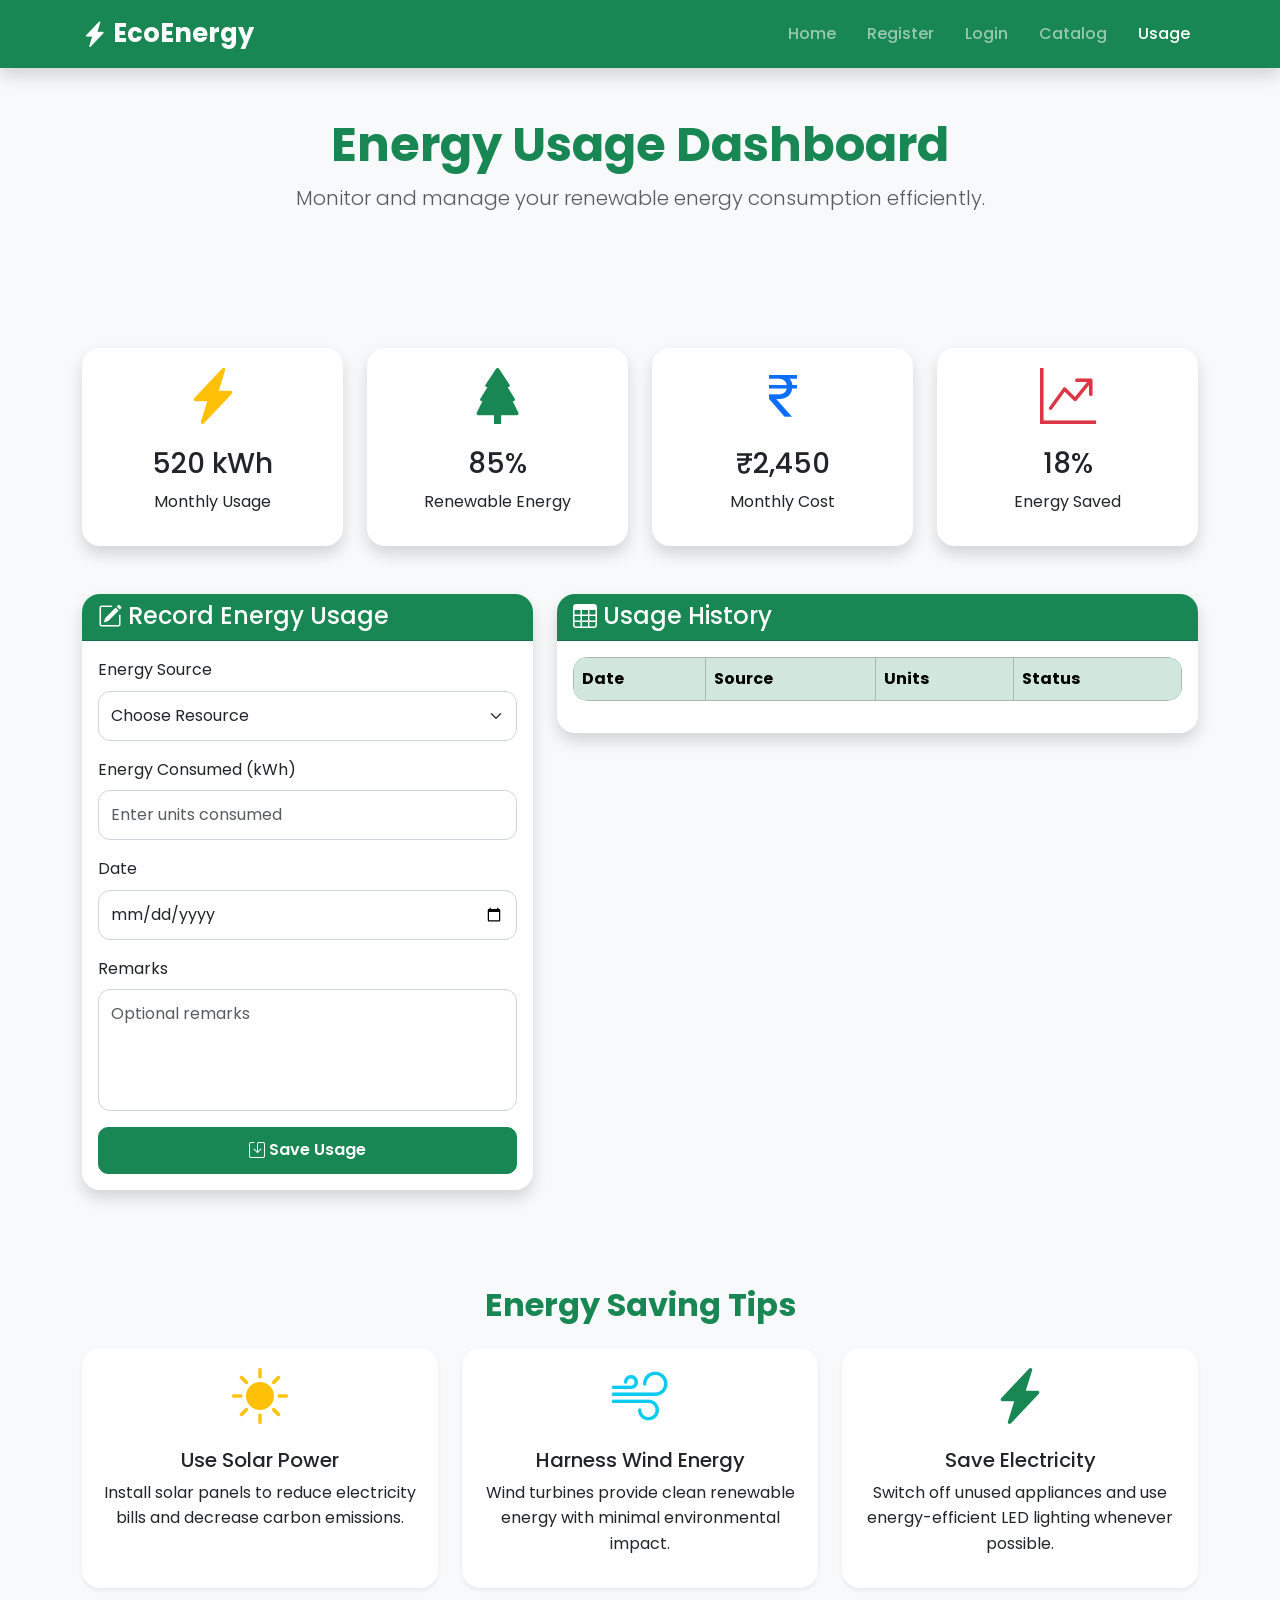
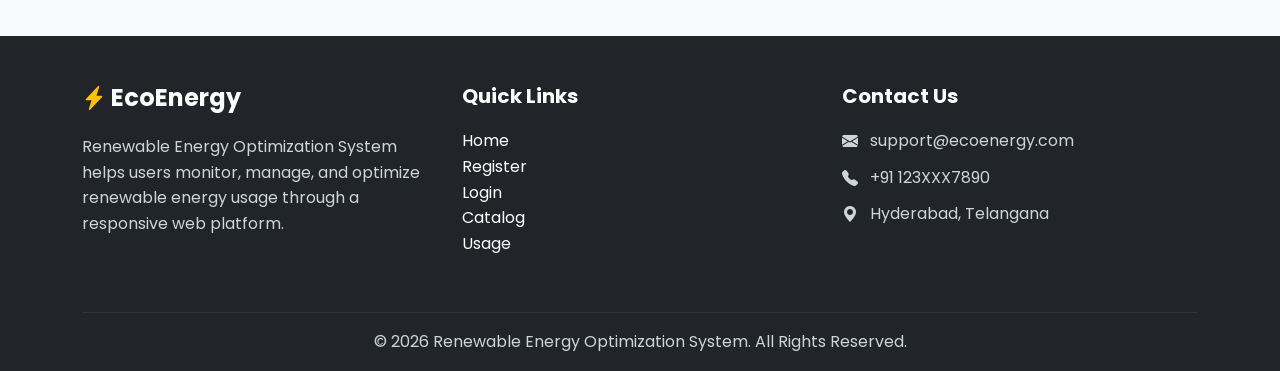
<file: usage.html>
<!DOCTYPE html>
<html lang="en">

<head>

    <meta charset="UTF-8">

    <meta name="viewport"
          content="width=device-width, initial-scale=1.0">

    <title>Energy Usage Dashboard</title>

    <!-- Bootstrap CSS -->

    <link href="https://cdn.jsdelivr.net/npm/bootstrap@5.3.7/dist/css/bootstrap.min.css"
          rel="stylesheet">

    <!-- Bootstrap Icons -->

    <link rel="stylesheet"
          href="https://cdn.jsdelivr.net/npm/bootstrap-icons@1.13.1/font/bootstrap-icons.min.css">

    <!-- Custom CSS -->

    <link rel="stylesheet"
          href="css/style.css">

</head>

<body>

<!-- ================= NAVBAR ================= -->

<nav class="navbar navbar-expand-lg navbar-dark bg-success shadow sticky-top">

<div class="container">

<a class="navbar-brand fw-bold"
href="index.html">

<i class="bi bi-lightning-charge-fill"></i>

EcoEnergy

</a>

<button class="navbar-toggler"
type="button"
data-bs-toggle="collapse"
data-bs-target="#navbarNav">

<span class="navbar-toggler-icon"></span>

</button>

<div class="collapse navbar-collapse"
id="navbarNav">

<ul class="navbar-nav ms-auto">

<li class="nav-item">

<a class="nav-link"
href="index.html">

Home

</a>

</li>

<li class="nav-item">

<a class="nav-link"
href="register.html">

Register

</a>

</li>

<li class="nav-item">

<a class="nav-link"
href="login.html">

Login

</a>

</li>

<li class="nav-item">

<a class="nav-link"
href="catalog.html">

Catalog

</a>

</li>

<li class="nav-item">

<a class="nav-link active"
href="usage.html">

Usage

</a>

</li>

</ul>

</div>

</div>

</nav>

<!-- ================= HEADER ================= -->

<section class="py-5 bg-light">

<div class="container text-center">

<h1 class="display-5 fw-bold text-success">

Energy Usage Dashboard

</h1>

<p class="lead text-muted">

Monitor and manage your renewable energy
consumption efficiently.

</p>

</div>

</section>

<!-- ================= DASHBOARD CARDS ================= -->

<section class="pb-5">

<div class="container">

<div class="row g-4">

<div class="col-lg-3 col-md-6">

<div class="card shadow border-0 text-center h-100">

<div class="card-body">

<i class="bi bi-lightning-charge-fill text-warning display-4"></i>

<h3 class="mt-3">

520 kWh

</h3>

<p>

Monthly Usage

</p>

</div>

</div>

</div>

<div class="col-lg-3 col-md-6">

<div class="card shadow border-0 text-center h-100">

<div class="card-body">

<i class="bi bi-tree-fill text-success display-4"></i>

<h3 class="mt-3">

85%

</h3>

<p>

Renewable Energy

</p>

</div>

</div>

</div>

<div class="col-lg-3 col-md-6">

<div class="card shadow border-0 text-center h-100">

<div class="card-body">

<i class="bi bi-currency-rupee text-primary display-4"></i>

<h3 class="mt-3">

₹2,450

</h3>

<p>

Monthly Cost

</p>

</div>

</div>

</div>

<div class="col-lg-3 col-md-6">

<div class="card shadow border-0 text-center h-100">

<div class="card-body">

<i class="bi bi-graph-up-arrow text-danger display-4"></i>

<h3 class="mt-3">

18%

</h3>

<p>

Energy Saved

</p>

</div>

</div>

</div>

</div>

        <!-- ================= ENERGY USAGE FORM ================= -->

        <div class="row mt-5">

            <div class="col-lg-5">

                <div class="card shadow border-0">

                    <div class="card-header bg-success text-white">

                        <h4 class="mb-0">

                            <i class="bi bi-pencil-square"></i>

                            Record Energy Usage

                        </h4>

                    </div>

                    <div class="card-body">

                        <form id="usageForm">

                            <div class="mb-3">

                                <label class="form-label">

                                    Energy Source

                                </label>

                                <select class="form-select"
                                        id="energySource"
                                        required>

                                    <option value="">Choose Resource</option>

                                    <option>Solar Energy</option>

                                    <option>Wind Energy</option>

                                    <option>Hydroelectric Energy</option>

                                    <option>Biomass Energy</option>

                                    <option>Geothermal Energy</option>

                                    <option>Tidal Energy</option>

                                </select>

                            </div>

                            <div class="mb-3">

                                <label class="form-label">

                                    Energy Consumed (kWh)

                                </label>

                                <input
                                    type="number"
                                    id="units"
                                    class="form-control"
                                    placeholder="Enter units consumed"
                                    required>

                            </div>

                            <div class="mb-3">

                                <label class="form-label">

                                    Date

                                </label>

                                <input
                                    type="date"
                                    id="usageDate"
                                    class="form-control"
                                    required>

                            </div>

                            <div class="mb-3">

                                <label class="form-label">

                                    Remarks

                                </label>

                                <textarea
                                    class="form-control"
                                    id="remarks"
                                    rows="4"
                                    placeholder="Optional remarks"></textarea>

                            </div>

                            <div class="d-grid">

                                <button
                                    type="submit"
                                    class="btn btn-success">

                                    <i class="bi bi-save"></i>

                                    Save Usage

                                </button>

                            </div>

                        </form>

                    </div>

                </div>

            </div>

            <!-- ================= USAGE TABLE ================= -->

            <div class="col-lg-7">

                <div class="card shadow border-0">

                    <div class="card-header bg-success text-white">

                        <h4 class="mb-0">

                            <i class="bi bi-table"></i>

                            Usage History

                        </h4>

                    </div>

                    <div class="card-body">

                        <div class="table-responsive">

                            <table class="table table-hover table-bordered align-middle">

                                <thead class="table-success">

                                    <tr>

                                        <th>Date</th>

                                        <th>Source</th>

                                        <th>Units</th>

                                        <th>Status</th>

                                    </tr>

                                </thead>

                                <tbody id="usageTable">

                                    <tr>

                                        <td>01-08-2026</td>

                                        <td>Solar</td>

                                        <td>120 kWh</td>

                                        <td>

                                            <span class="badge bg-success">

                                                Efficient

                                            </span>

                                        </td>

                                    </tr>

                                    <tr>

                                        <td>02-08-2026</td>

                                        <td>Wind</td>

                                        <td>85 kWh</td>

                                        <td>

                                            <span class="badge bg-primary">

                                                Good

                                            </span>

                                        </td>

                                    </tr>

                                    <tr>

                                        <td>03-08-2026</td>

                                        <td>Hydroelectric</td>

                                        <td>140 kWh</td>

                                        <td>

                                            <span class="badge bg-warning text-dark">

                                                Average

                                            </span>

                                        </td>

                                    </tr>

                                </tbody>

                            </table>

                        </div>

                    </div>

                </div>

            </div>

        </div>

    </div>

</section>

<!-- ================= ENERGY SAVING TIPS ================= -->

<section class="py-5 bg-light">

    <div class="container">

        <h2 class="text-center text-success fw-bold mb-4">

            Energy Saving Tips

        </h2>

        <div class="row g-4">

            <div class="col-md-4">

                <div class="card h-100 shadow-sm border-0">

                    <div class="card-body text-center">

                        <i class="bi bi-sun-fill text-warning display-4"></i>

                        <h5 class="mt-3">

                            Use Solar Power

                        </h5>

                        <p>

                            Install solar panels to reduce electricity
                            bills and decrease carbon emissions.

                        </p>

                    </div>

                </div>

            </div>

            <div class="col-md-4">

                <div class="card h-100 shadow-sm border-0">

                    <div class="card-body text-center">

                        <i class="bi bi-wind text-info display-4"></i>

                        <h5 class="mt-3">

                            Harness Wind Energy

                        </h5>

                        <p>

                            Wind turbines provide clean renewable
                            energy with minimal environmental impact.

                        </p>

                    </div>

                </div>

            </div>

            <div class="col-md-4">

                <div class="card h-100 shadow-sm border-0">

                    <div class="card-body text-center">

                        <i class="bi bi-lightning-charge-fill text-success display-4"></i>

                        <h5 class="mt-3">

                            Save Electricity

                        </h5>

                        <p>

                            Switch off unused appliances and use
                            energy-efficient LED lighting whenever possible.

                        </p>

                    </div>

                </div>

            </div>

        </div>

    </div>

</section>

<!-- ================= FOOTER ================= -->

<footer class="bg-dark text-white pt-5 pb-3">

    <div class="container">

        <div class="row">

            <div class="col-lg-4 col-md-6 mb-4">

                <h4 class="fw-bold">

                    <i class="bi bi-lightning-charge-fill text-warning"></i>

                    EcoEnergy

                </h4>

                <p>

                    Renewable Energy Optimization System helps users
                    monitor, manage, and optimize renewable energy
                    usage through a responsive web platform.

                </p>

            </div>

            <div class="col-lg-4 col-md-6 mb-4">

                <h5 class="fw-bold">

                    Quick Links

                </h5>

                <ul class="list-unstyled">

                    <li><a href="index.html" class="text-white text-decoration-none">Home</a></li>

                    <li><a href="register.html" class="text-white text-decoration-none">Register</a></li>

                    <li><a href="login.html" class="text-white text-decoration-none">Login</a></li>

                    <li><a href="catalog.html" class="text-white text-decoration-none">Catalog</a></li>

                    <li><a href="usage.html" class="text-white text-decoration-none">Usage</a></li>

                </ul>

            </div>

            <div class="col-lg-4 col-md-12 mb-4">

                <h5 class="fw-bold">

                    Contact Us

                </h5>

                <p>

                    <i class="bi bi-envelope-fill me-2"></i>

                    support@ecoenergy.com

                </p>

                <p>

                    <i class="bi bi-telephone-fill me-2"></i>

                    +91 123XXX7890

                </p>

                <p>

                    <i class="bi bi-geo-alt-fill me-2"></i>

                    Hyderabad, Telangana

                </p>

            </div>

        </div>

        <hr class="border-secondary">

        <div class="text-center">

            <p class="mb-0">

                © 2026 Renewable Energy Optimization System.
                All Rights Reserved.

            </p>

        </div>

    </div>

</footer>

<!-- Bootstrap JavaScript -->

<script src="https://cdn.jsdelivr.net/npm/bootstrap@5.3.7/dist/js/bootstrap.bundle.min.js"></script>

<!-- Custom JavaScript -->

<script src="js/script.js"></script>

</body>

</html>
</file>
<file: css/style.css>
/*==================================================
    ECOENERGY - BOOTSTRAP CUSTOM STYLES
==================================================*/

/* ---------- Google Font ---------- */

@import url('https://fonts.googleapis.com/css2?family=Poppins:wght@300;400;500;600;700;800&display=swap');

/* ---------- Global ---------- */

*{
    margin:0;
    padding:0;
    box-sizing:border-box;
}

body{

    font-family:'Poppins',sans-serif;

    background:#f8f9fa;

    color:#333;

    overflow-x:hidden;

    line-height:1.6;

}

/* Smooth Scrolling */

html{

    scroll-behavior:smooth;

}

/* Links */

a{

    text-decoration:none;

    transition:.3s;

}

/* Images */

img{

    max-width:100%;

    display:block;

}

/* Sections */

section{

    padding:70px 0;

}

/* ---------- Navbar ---------- */

.navbar{

    transition:.3s;

}

.navbar-brand{

    font-size:1.6rem;

    font-weight:700;

}

.nav-link{

    font-weight:500;

    margin-left:15px;

}

.nav-link:hover{

    color:#ffc107 !important;

}

.navbar-toggler{

    border:none;

}

.navbar-toggler:focus{

    box-shadow:none;

}

/* ---------- Hero ---------- */

.hero{

    min-height:90vh;

    display:flex;

    align-items:center;

    background:linear-gradient(135deg,#198754,#20c997);

    color:white;

}

.hero h1{

    font-size:3rem;

    font-weight:700;

}

.hero p{

    font-size:1.1rem;

    opacity:.95;

}

/* ---------- Buttons ---------- */

.btn{

    border-radius:10px;

    padding:10px 24px;

    font-weight:600;

    transition:.3s;

}

.btn-success:hover{

    transform:translateY(-3px);

}

.btn-outline-light:hover{

    color:#198754;

}

/* ---------- Section Titles ---------- */

.section-title{

    font-weight:700;

    margin-bottom:15px;

    color:#198754;

}

.section-subtitle{

    color:#6c757d;

    margin-bottom:40px;

}

/* ---------- Utilities ---------- */

.shadow-soft{

    box-shadow:0 10px 30px rgba(0,0,0,.08);

}

.rounded-xl{

    border-radius:20px;

}

/*==================================================
    CARDS
==================================================*/

.card{

    border:none;

    border-radius:18px;

    overflow:hidden;

    transition:.35s;

    background:#fff;

}

.card:hover{

    transform:translateY(-8px);

    box-shadow:0 18px 35px rgba(0,0,0,.12);

}

.card-img-top{

    height:230px;

    object-fit:cover;

}

.card-title{

    font-weight:700;

    color:#198754;

}

.card-text{

    color:#555;

    font-size:.95rem;

    line-height:1.7;

}

/*==================================================
    BADGES
==================================================*/

.badge{

    font-size:.82rem;

    font-weight:600;

    padding:8px 14px;

    border-radius:50px;

}

/*==================================================
    PROGRESS BAR
==================================================*/

.progress{

    height:10px;

    border-radius:20px;

    background:#e9ecef;

    overflow:hidden;

}

.progress-bar{

    border-radius:20px;

}

/*==================================================
    FORMS
==================================================*/

.form-control,
.form-select{

    border-radius:12px;

    padding:12px;

    border:1px solid #ced4da;

    transition:.3s;

}

.form-control:focus,
.form-select:focus{

    border-color:#198754;

    box-shadow:0 0 0 .2rem rgba(25,135,84,.15);

}

textarea{

    resize:none;

}

/*==================================================
    SEARCH BOX
==================================================*/

#searchBox{

    border-radius:50px;

    padding:14px 20px;

    font-size:1rem;

}

/*==================================================
    TABLE
==================================================*/

.table{

    border-radius:15px;

    overflow:hidden;

}

.table thead{

    background:#198754;

    color:white;

}

.table td,
.table th{

    vertical-align:middle;

}

/*==================================================
    DASHBOARD STATS
==================================================*/

.stat-card{

    text-align:center;

    padding:30px;

    border-radius:18px;

    background:#fff;

    transition:.3s;

}

.stat-card:hover{

    transform:translateY(-6px);

}

.stat-card i{

    font-size:2.8rem;

    margin-bottom:15px;

}

.stat-card h2{

    color:#198754;

    font-weight:700;

}

/*==================================================
    FOOTER
==================================================*/

footer{

    background:#212529;

    color:#fff;

}

footer h4,
footer h5{

    font-weight:700;

    margin-bottom:20px;

}

footer p{

    color:#ced4da;

    margin-bottom:10px;

}

footer a{

    color:#ced4da;

    transition:.3s;

}

footer a:hover{

    color:#ffc107;

    padding-left:5px;

}

footer hr{

    opacity:.2;

}

/*==================================================
    ICONS
==================================================*/

.bi{

    vertical-align:middle;

}

/*==================================================
    HOVER EFFECTS
==================================================*/

.card img{

    transition:.4s;

}

.card:hover img{

    transform:scale(1.05);

}

.btn{

    transition:all .3s ease;

}

.btn:hover{

    transform:translateY(-2px);

}

/*==================================================
    ANIMATIONS
==================================================*/

@keyframes fadeIn{

    from{

        opacity:0;

        transform:translateY(20px);

    }

    to{

        opacity:1;

        transform:translateY(0);

    }

}

.hero,
.card,
.stat-card{

    animation:fadeIn .7s ease;

}

/*==================================================
    RESPONSIVE DESIGN
==================================================*/

@media (max-width:991px){

    .hero{

        text-align:center;

        min-height:auto;

        padding:80px 0;

    }

    .hero h1{

        font-size:2.4rem;

    }

    .navbar-nav{

        text-align:center;

        padding-top:15px;

    }

}

@media (max-width:768px){

    section{

        padding:50px 0;

    }

    .hero h1{

        font-size:2rem;

    }

    .card-img-top{

        height:200px;

    }

    .display-5{

        font-size:2rem;

    }

    footer{

        text-align:center;

    }

}

@media (max-width:576px){

    .hero h1{

        font-size:1.7rem;

    }

    .btn{

        width:100%;

        margin-bottom:10px;

    }

    .card-img-top{

        height:180px;

    }

    .navbar-brand{

        font-size:1.3rem;

    }

}

/*==================================================
    END OF FILE
==================================================*/
</file>
